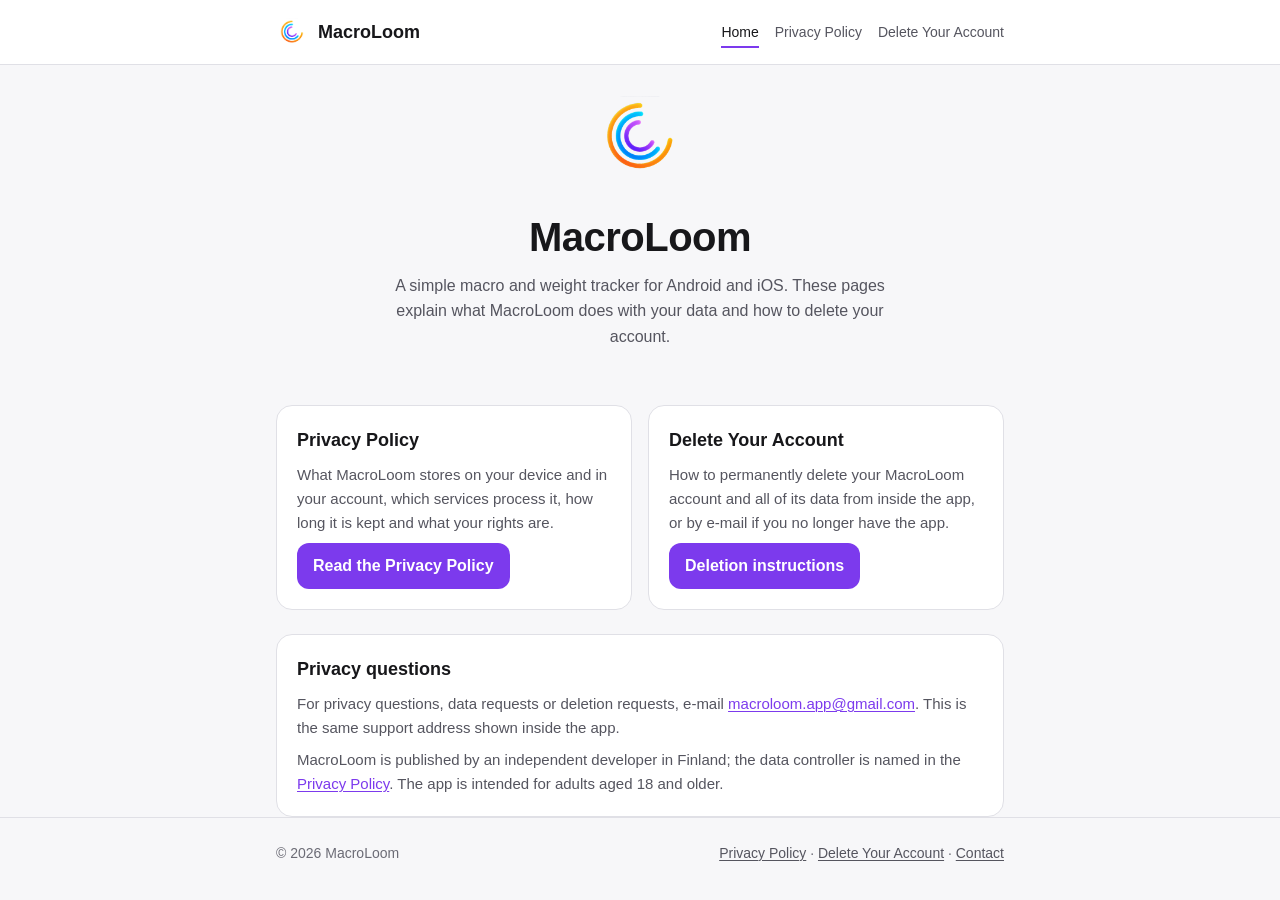
<file: index.html>
<!doctype html>
<html lang="en">
<head>
  <meta charset="utf-8">
  <meta name="viewport" content="width=device-width, initial-scale=1">
  <title>MacroLoom — Privacy &amp; Legal</title>
  <meta name="description" content="Privacy policy, account deletion instructions and privacy contact for the MacroLoom macro tracking app.">
  <link rel="icon" type="image/png" href="assets/favicon.png">
  <link rel="stylesheet" href="styles.css">
</head>
<body>
  <a class="skip-link" href="#main">Skip to content</a>
  <header class="site">
    <div class="wrap">
      <a class="brand" href="./"><img src="assets/logo.png" alt="" width="32" height="32"> MacroLoom</a>
      <nav class="site" aria-label="Legal pages">
        <ul>
          <li><a href="./" aria-current="page">Home</a></li>
          <li><a href="privacy.html">Privacy Policy</a></li>
          <li><a href="delete-account.html">Delete Your Account</a></li>
        </ul>
      </nav>
    </div>
  </header>

  <main id="main" class="wrap">
    <section class="hero">
      <img src="assets/logo.png" alt="MacroLoom logo" width="96" height="96">
      <h1>MacroLoom</h1>
      <p class="lead">A simple macro and weight tracker for Android and iOS. These pages explain what MacroLoom does with your data and how to delete your account.</p>
    </section>

    <section class="cards" aria-label="Legal documents">
      <div class="card">
        <h2>Privacy Policy</h2>
        <p>What MacroLoom stores on your device and in your account, which services process it, how long it is kept and what your rights are.</p>
        <a class="button cta" href="privacy.html">Read the Privacy Policy</a>
      </div>
      <div class="card">
        <h2>Delete Your Account</h2>
        <p>How to permanently delete your MacroLoom account and all of its data from inside the app, or by e-mail if you no longer have the app.</p>
        <a class="button cta" href="delete-account.html">Deletion instructions</a>
      </div>
    </section>

    <section class="card" aria-labelledby="contact-heading">
      <h2 id="contact-heading">Privacy questions</h2>
      <p>For privacy questions, data requests or deletion requests, e-mail <a href="mailto:macroloom.app@gmail.com?subject=MacroLoom%20privacy%20question">macroloom.app@gmail.com</a>. This is the same support address shown inside the app.</p>
      <p>MacroLoom is published by an independent developer in Finland; the data controller is named in the <a href="privacy.html#controller">Privacy Policy</a>. The app is intended for adults aged 18 and older.</p>
    </section>
  </main>

  <footer class="site">
    <div class="wrap">
      <span>© 2026 MacroLoom</span>
      <span><a href="privacy.html">Privacy Policy</a> · <a href="delete-account.html">Delete Your Account</a> · <a href="mailto:macroloom.app@gmail.com">Contact</a></span>
    </div>
  </footer>
</body>
</html>
</file>
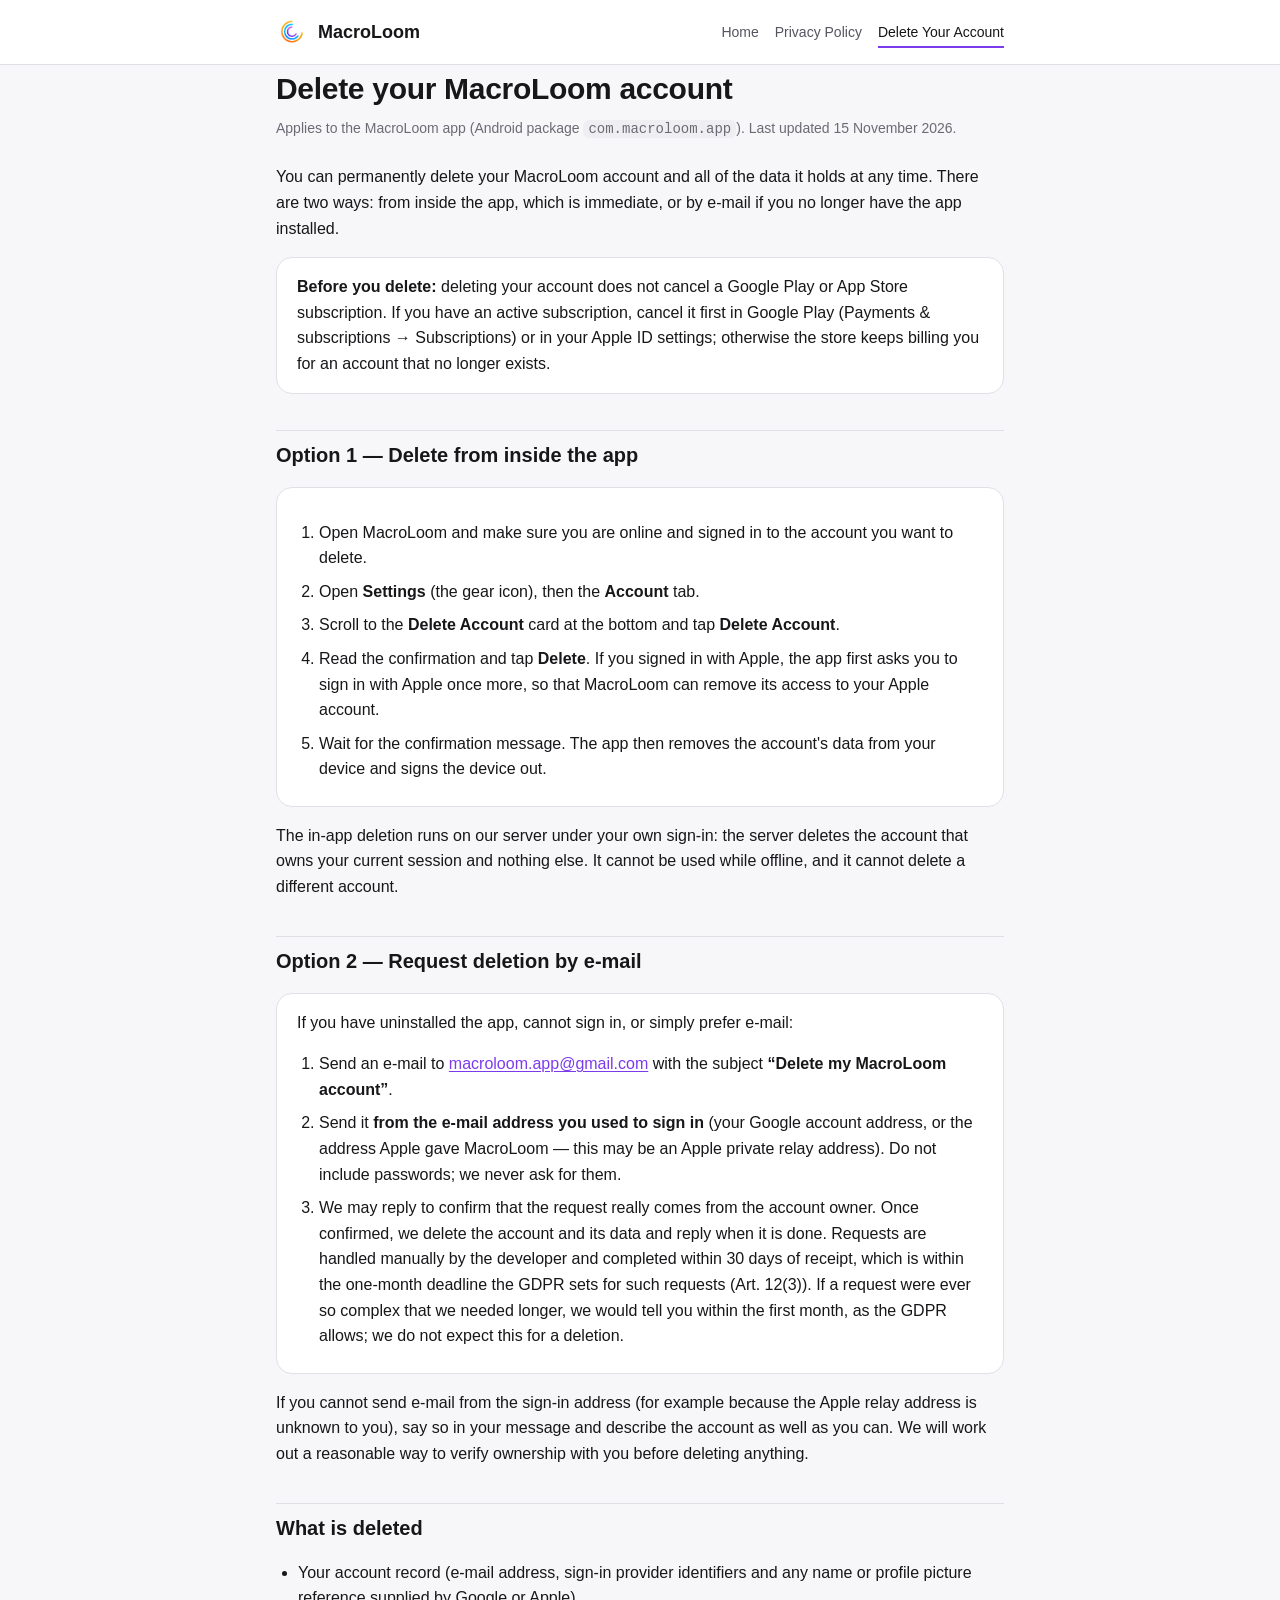
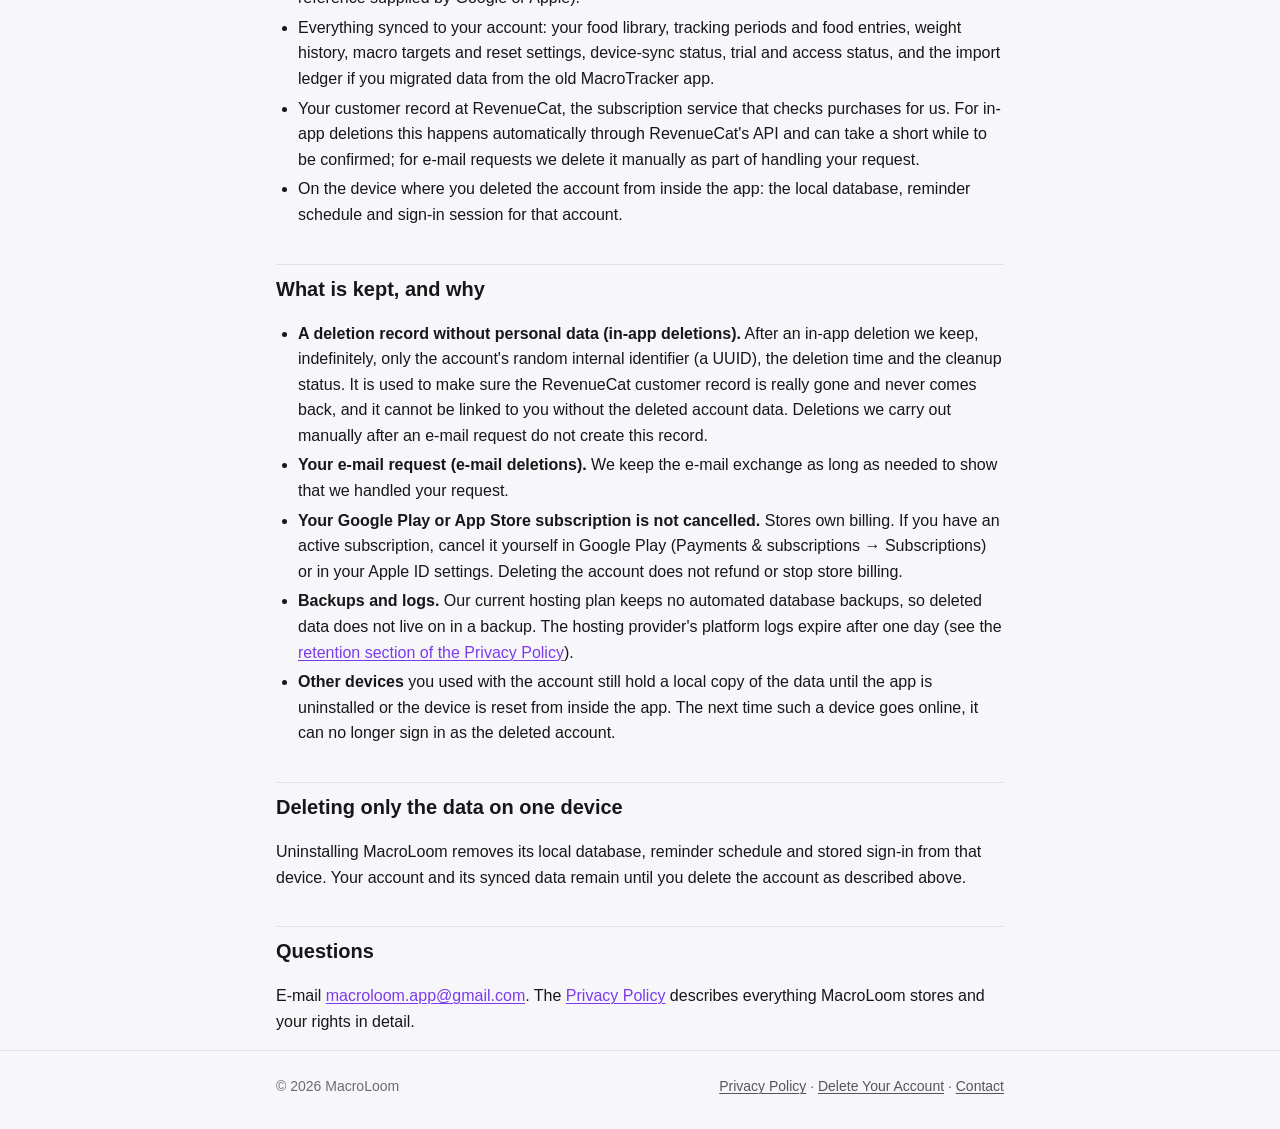
<file: delete-account.html>
<!doctype html>
<html lang="en">
<head>
  <meta charset="utf-8">
  <meta name="viewport" content="width=device-width, initial-scale=1">
  <title>Delete Your MacroLoom Account</title>
  <meta name="description" content="How to permanently delete your MacroLoom account and its data, in the app or by e-mail.">
  <link rel="icon" type="image/png" href="assets/favicon.png">
  <link rel="stylesheet" href="styles.css">
</head>
<body>
  <a class="skip-link" href="#main">Skip to content</a>
  <header class="site">
    <div class="wrap">
      <a class="brand" href="./"><img src="assets/logo.png" alt="" width="32" height="32"> MacroLoom</a>
      <nav class="site" aria-label="Legal pages">
        <ul>
          <li><a href="./">Home</a></li>
          <li><a href="privacy.html">Privacy Policy</a></li>
          <li><a href="delete-account.html" aria-current="page">Delete Your Account</a></li>
        </ul>
      </nav>
    </div>
  </header>

  <main id="main" class="wrap">
    <article>
      <h1>Delete your MacroLoom account</h1>
      <p class="meta">Applies to the MacroLoom app (Android package <code>com.macroloom.app</code>). Last updated 15 November 2026.</p>

      <p>You can permanently delete your MacroLoom account and all of the data it holds at any time. There are two ways: from inside the app, which is immediate, or by e-mail if you no longer have the app installed.</p>
      <p class="note"><strong>Before you delete:</strong> deleting your account does not cancel a Google Play or App Store subscription. If you have an active subscription, cancel it first in Google Play (Payments &amp; subscriptions → Subscriptions) or in your Apple ID settings; otherwise the store keeps billing you for an account that no longer exists.</p>

      <h2 id="in-app">Option 1 — Delete from inside the app</h2>
      <div class="steps">
        <ol>
          <li>Open MacroLoom and make sure you are online and signed in to the account you want to delete.</li>
          <li>Open <strong>Settings</strong> (the gear icon), then the <strong>Account</strong> tab.</li>
          <li>Scroll to the <strong>Delete Account</strong> card at the bottom and tap <strong>Delete Account</strong>.</li>
          <li>Read the confirmation and tap <strong>Delete</strong>. If you signed in with Apple, the app first asks you to sign in with Apple once more, so that MacroLoom can remove its access to your Apple account.</li>
          <li>Wait for the confirmation message. The app then removes the account's data from your device and signs the device out.</li>
        </ol>
      </div>
      <p>The in-app deletion runs on our server under your own sign-in: the server deletes the account that owns your current session and nothing else. It cannot be used while offline, and it cannot delete a different account.</p>

      <h2 id="by-email">Option 2 — Request deletion by e-mail</h2>
      <div class="steps">
        <p>If you have uninstalled the app, cannot sign in, or simply prefer e-mail:</p>
        <ol>
          <li>Send an e-mail to <a href="mailto:macroloom.app@gmail.com?subject=Delete%20my%20MacroLoom%20account">macroloom.app@gmail.com</a> with the subject <strong>“Delete my MacroLoom account”</strong>.</li>
          <li>Send it <strong>from the e-mail address you used to sign in</strong> (your Google account address, or the address Apple gave MacroLoom — this may be an Apple private relay address). Do not include passwords; we never ask for them.</li>
          <li>We may reply to confirm that the request really comes from the account owner. Once confirmed, we delete the account and its data and reply when it is done. Requests are handled manually by the developer and completed within 30 days of receipt, which is within the one-month deadline the GDPR sets for such requests (Art. 12(3)). If a request were ever so complex that we needed longer, we would tell you within the first month, as the GDPR allows; we do not expect this for a deletion.</li>
        </ol>
      </div>
      <p>If you cannot send e-mail from the sign-in address (for example because the Apple relay address is unknown to you), say so in your message and describe the account as well as you can. We will work out a reasonable way to verify ownership with you before deleting anything.</p>

      <h2 id="what-is-deleted">What is deleted</h2>
      <ul>
        <li>Your account record (e-mail address, sign-in provider identifiers and any name or profile picture reference supplied by Google or Apple).</li>
        <li>Everything synced to your account: your food library, tracking periods and food entries, weight history, macro targets and reset settings, device-sync status, trial and access status, and the import ledger if you migrated data from the old MacroTracker app.</li>
        <li>Your customer record at RevenueCat, the subscription service that checks purchases for us. For in-app deletions this happens automatically through RevenueCat's API and can take a short while to be confirmed; for e-mail requests we delete it manually as part of handling your request.</li>
        <li>On the device where you deleted the account from inside the app: the local database, reminder schedule and sign-in session for that account.</li>
      </ul>

      <h2 id="what-is-kept">What is kept, and why</h2>
      <ul>
        <li><strong>A deletion record without personal data (in-app deletions).</strong> After an in-app deletion we keep, indefinitely, only the account's random internal identifier (a UUID), the deletion time and the cleanup status. It is used to make sure the RevenueCat customer record is really gone and never comes back, and it cannot be linked to you without the deleted account data. Deletions we carry out manually after an e-mail request do not create this record.</li>
        <li><strong>Your e-mail request (e-mail deletions).</strong> We keep the e-mail exchange as long as needed to show that we handled your request.</li>
        <li><strong>Your Google Play or App Store subscription is not cancelled.</strong> Stores own billing. If you have an active subscription, cancel it yourself in Google Play (Payments &amp; subscriptions → Subscriptions) or in your Apple ID settings. Deleting the account does not refund or stop store billing.</li>
        <li><strong>Backups and logs.</strong> Our current hosting plan keeps no automated database backups, so deleted data does not live on in a backup. The hosting provider's platform logs expire after one day (see the <a href="privacy.html#retention">retention section of the Privacy Policy</a>).</li>
        <li><strong>Other devices</strong> you used with the account still hold a local copy of the data until the app is uninstalled or the device is reset from inside the app. The next time such a device goes online, it can no longer sign in as the deleted account.</li>
      </ul>

      <h2 id="only-local">Deleting only the data on one device</h2>
      <p>Uninstalling MacroLoom removes its local database, reminder schedule and stored sign-in from that device. Your account and its synced data remain until you delete the account as described above.</p>

      <h2 id="questions">Questions</h2>
      <p>E-mail <a href="mailto:macroloom.app@gmail.com">macroloom.app@gmail.com</a>. The <a href="privacy.html">Privacy Policy</a> describes everything MacroLoom stores and your rights in detail.</p>
    </article>
  </main>

  <footer class="site">
    <div class="wrap">
      <span>© 2026 MacroLoom</span>
      <span><a href="privacy.html">Privacy Policy</a> · <a href="delete-account.html">Delete Your Account</a> · <a href="mailto:macroloom.app@gmail.com">Contact</a></span>
    </div>
  </footer>
</body>
</html>
</file>
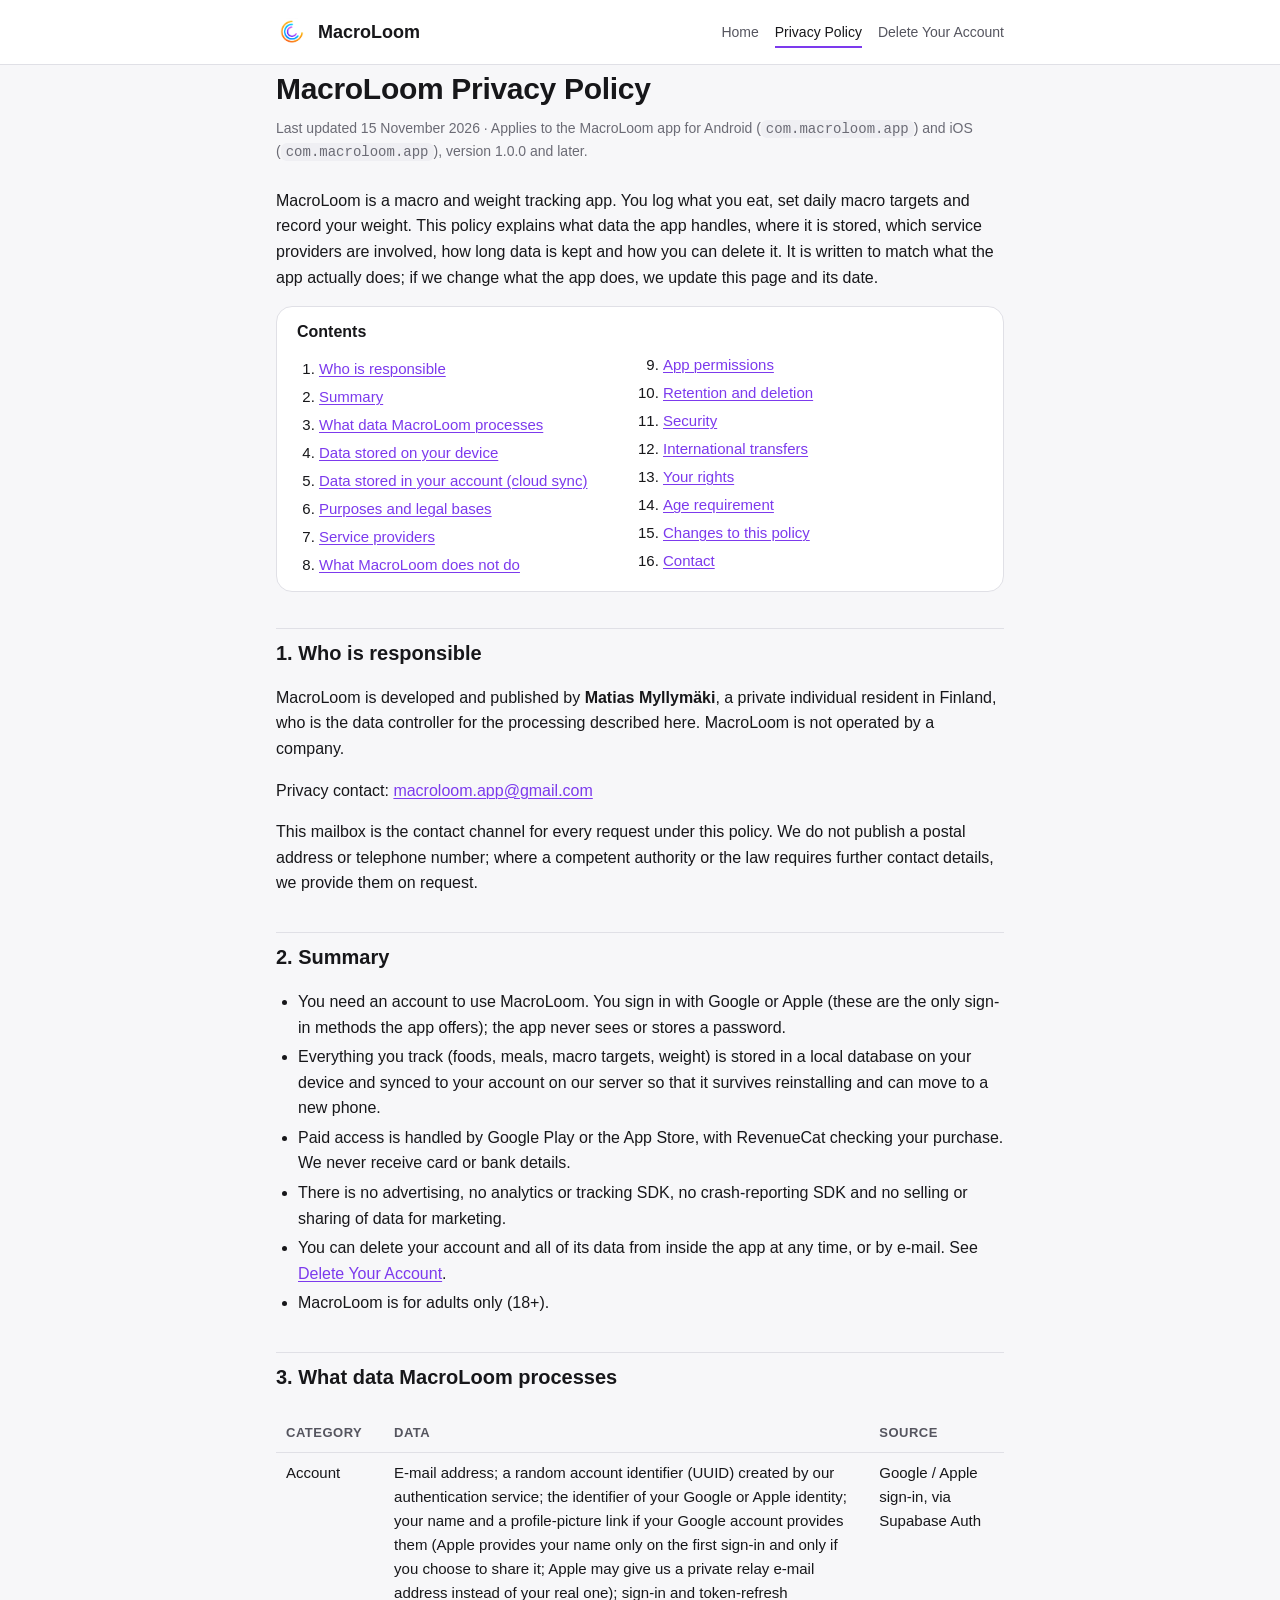
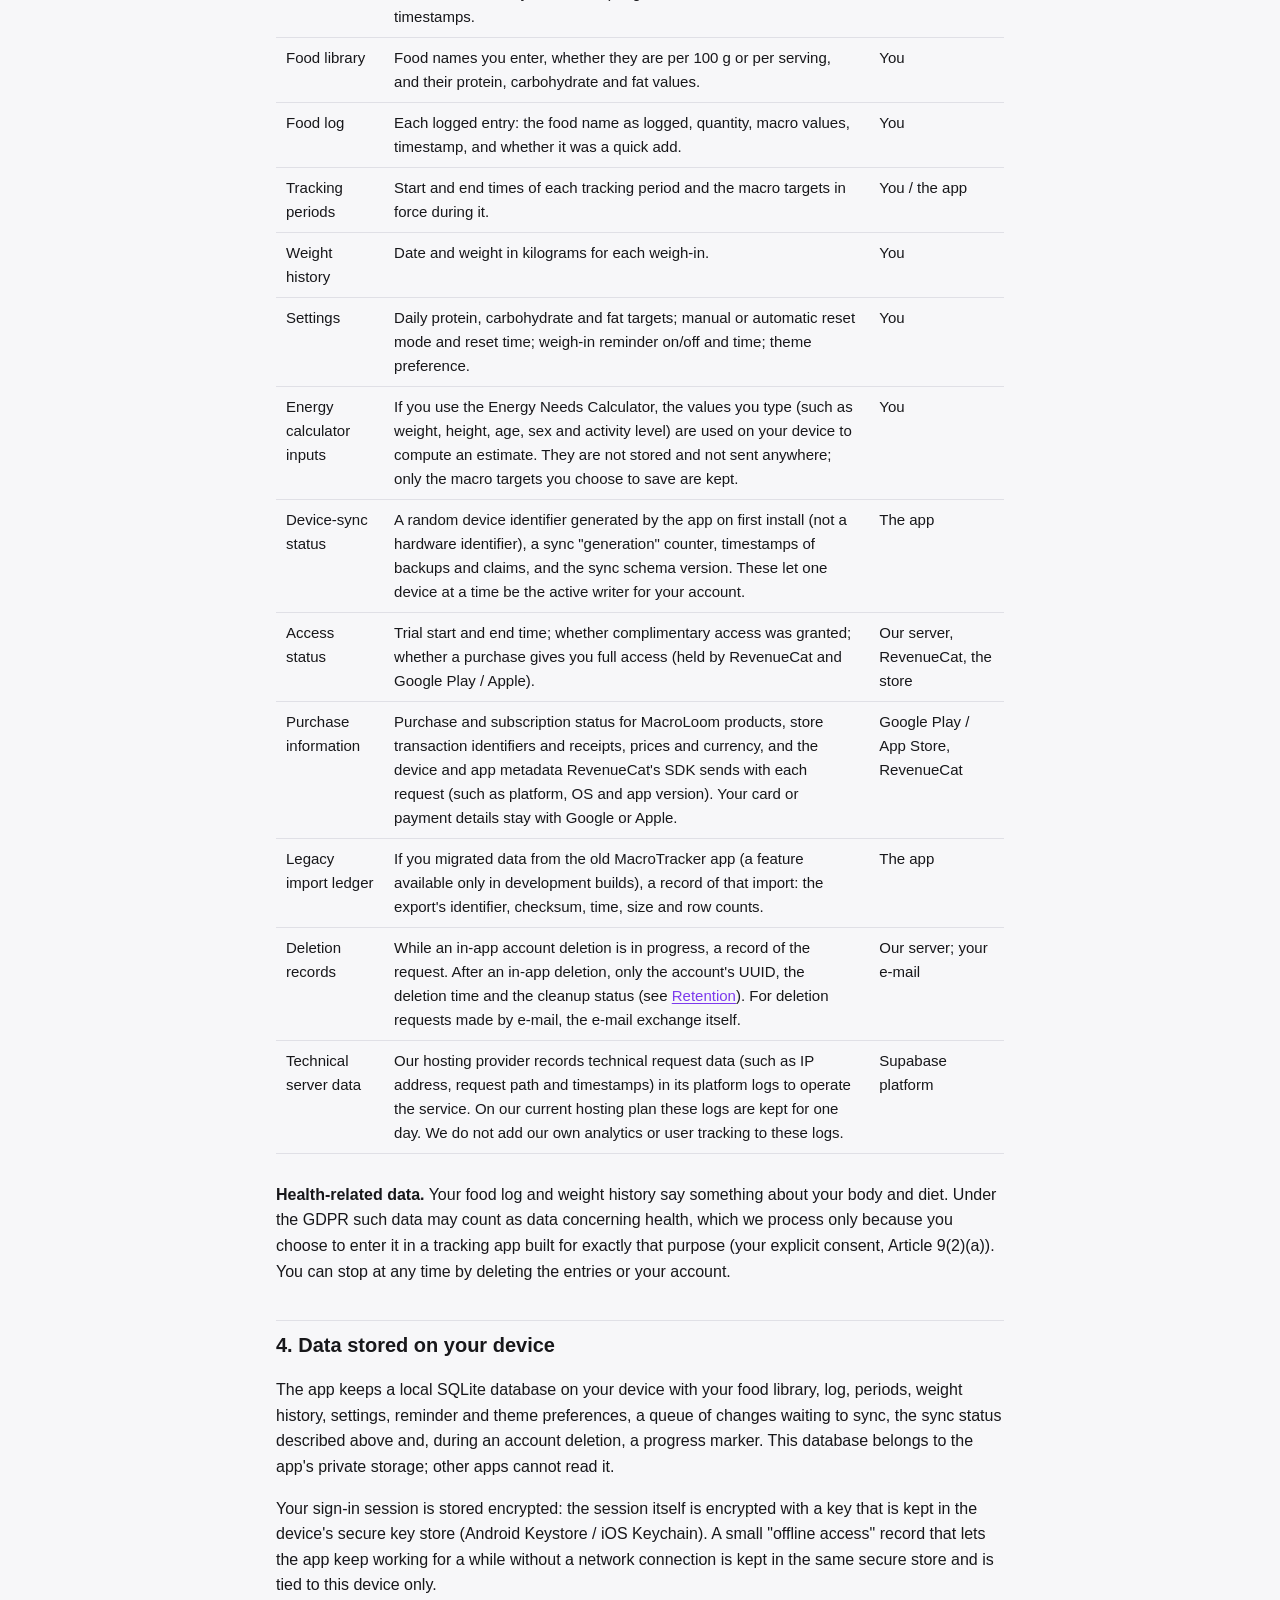
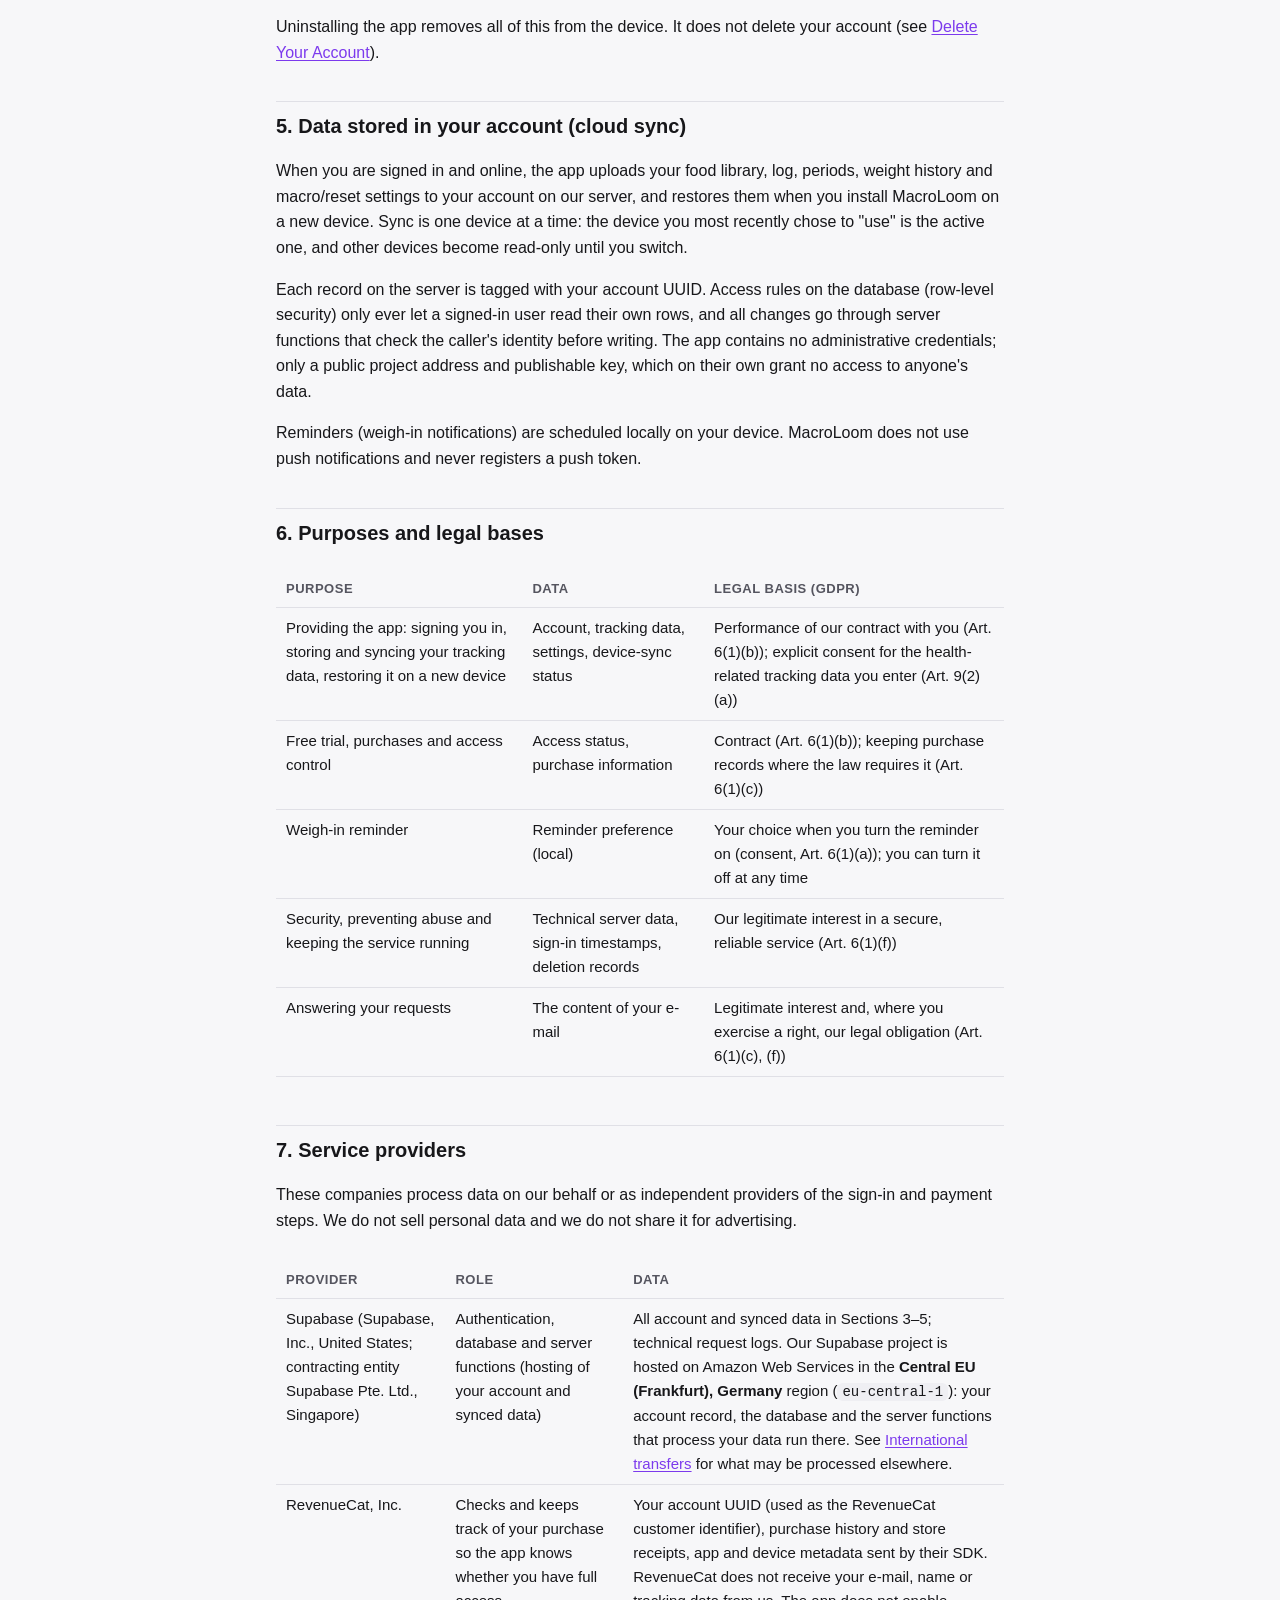
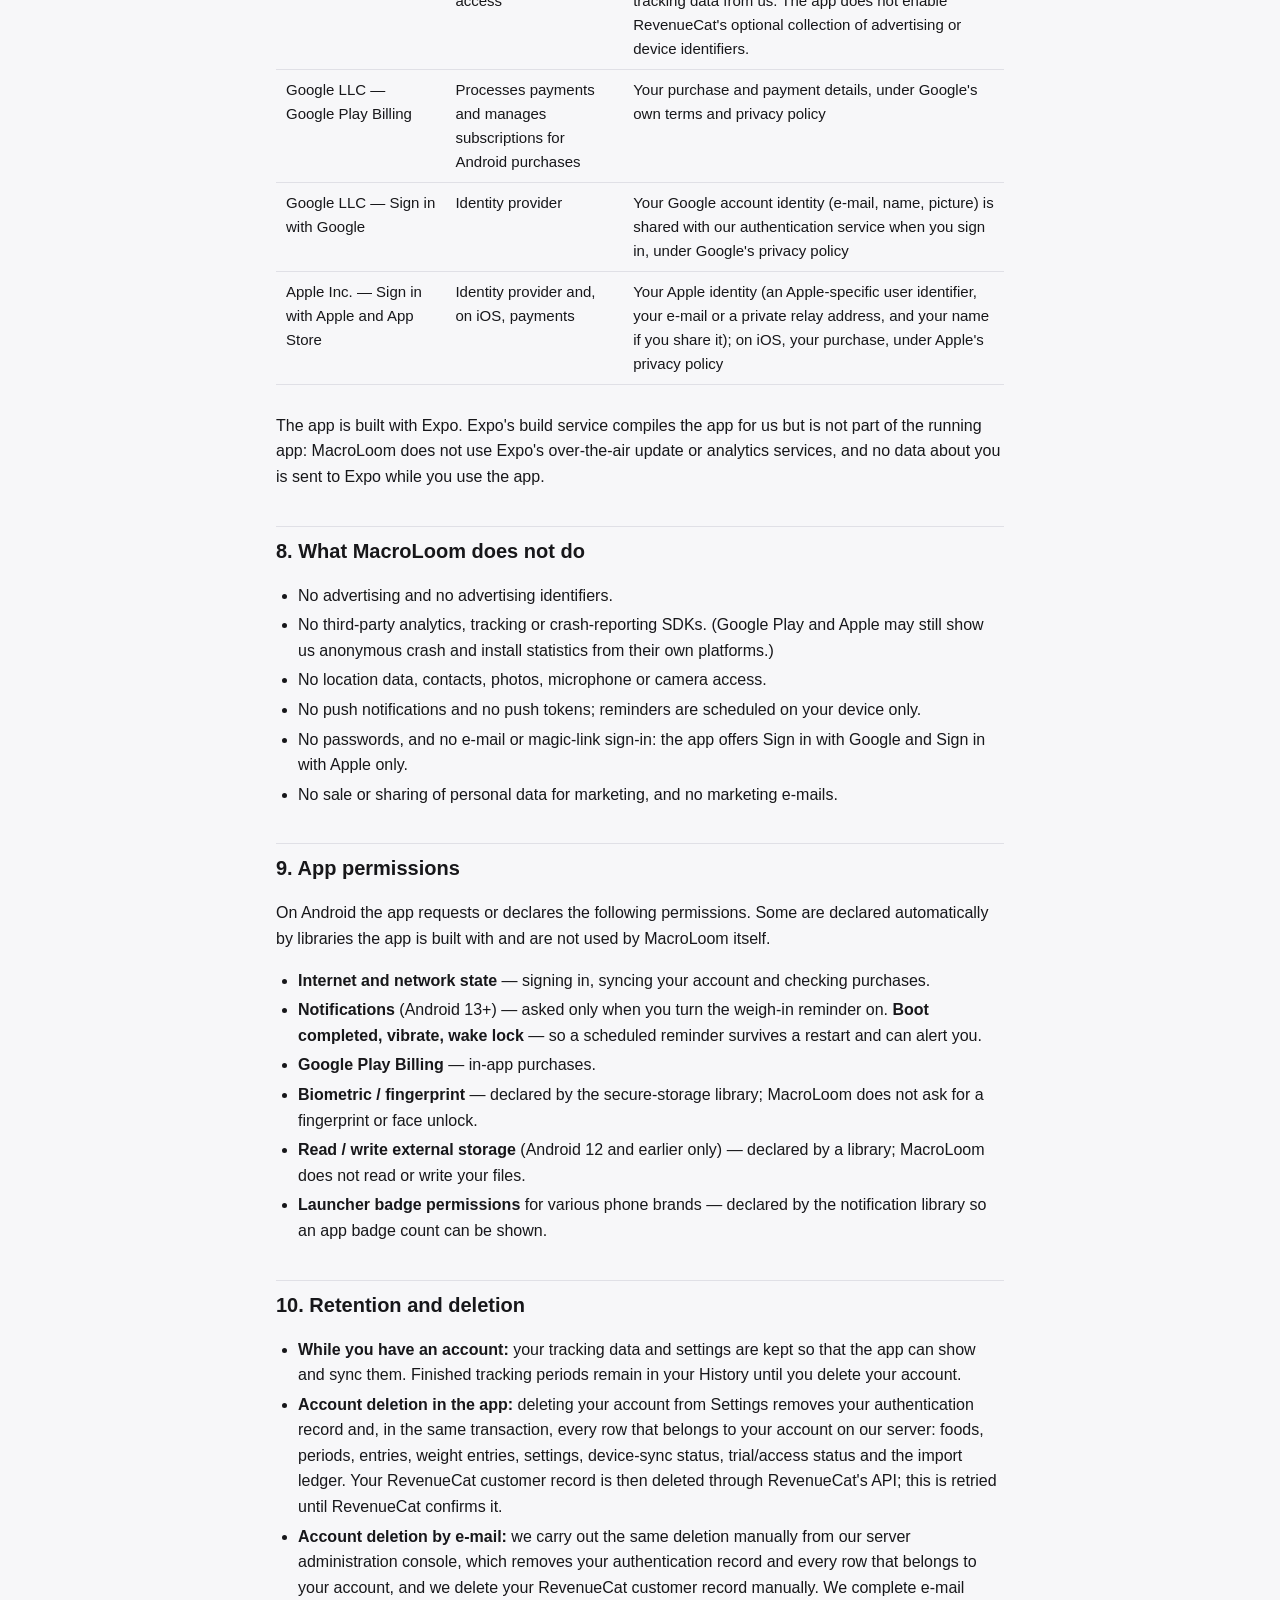
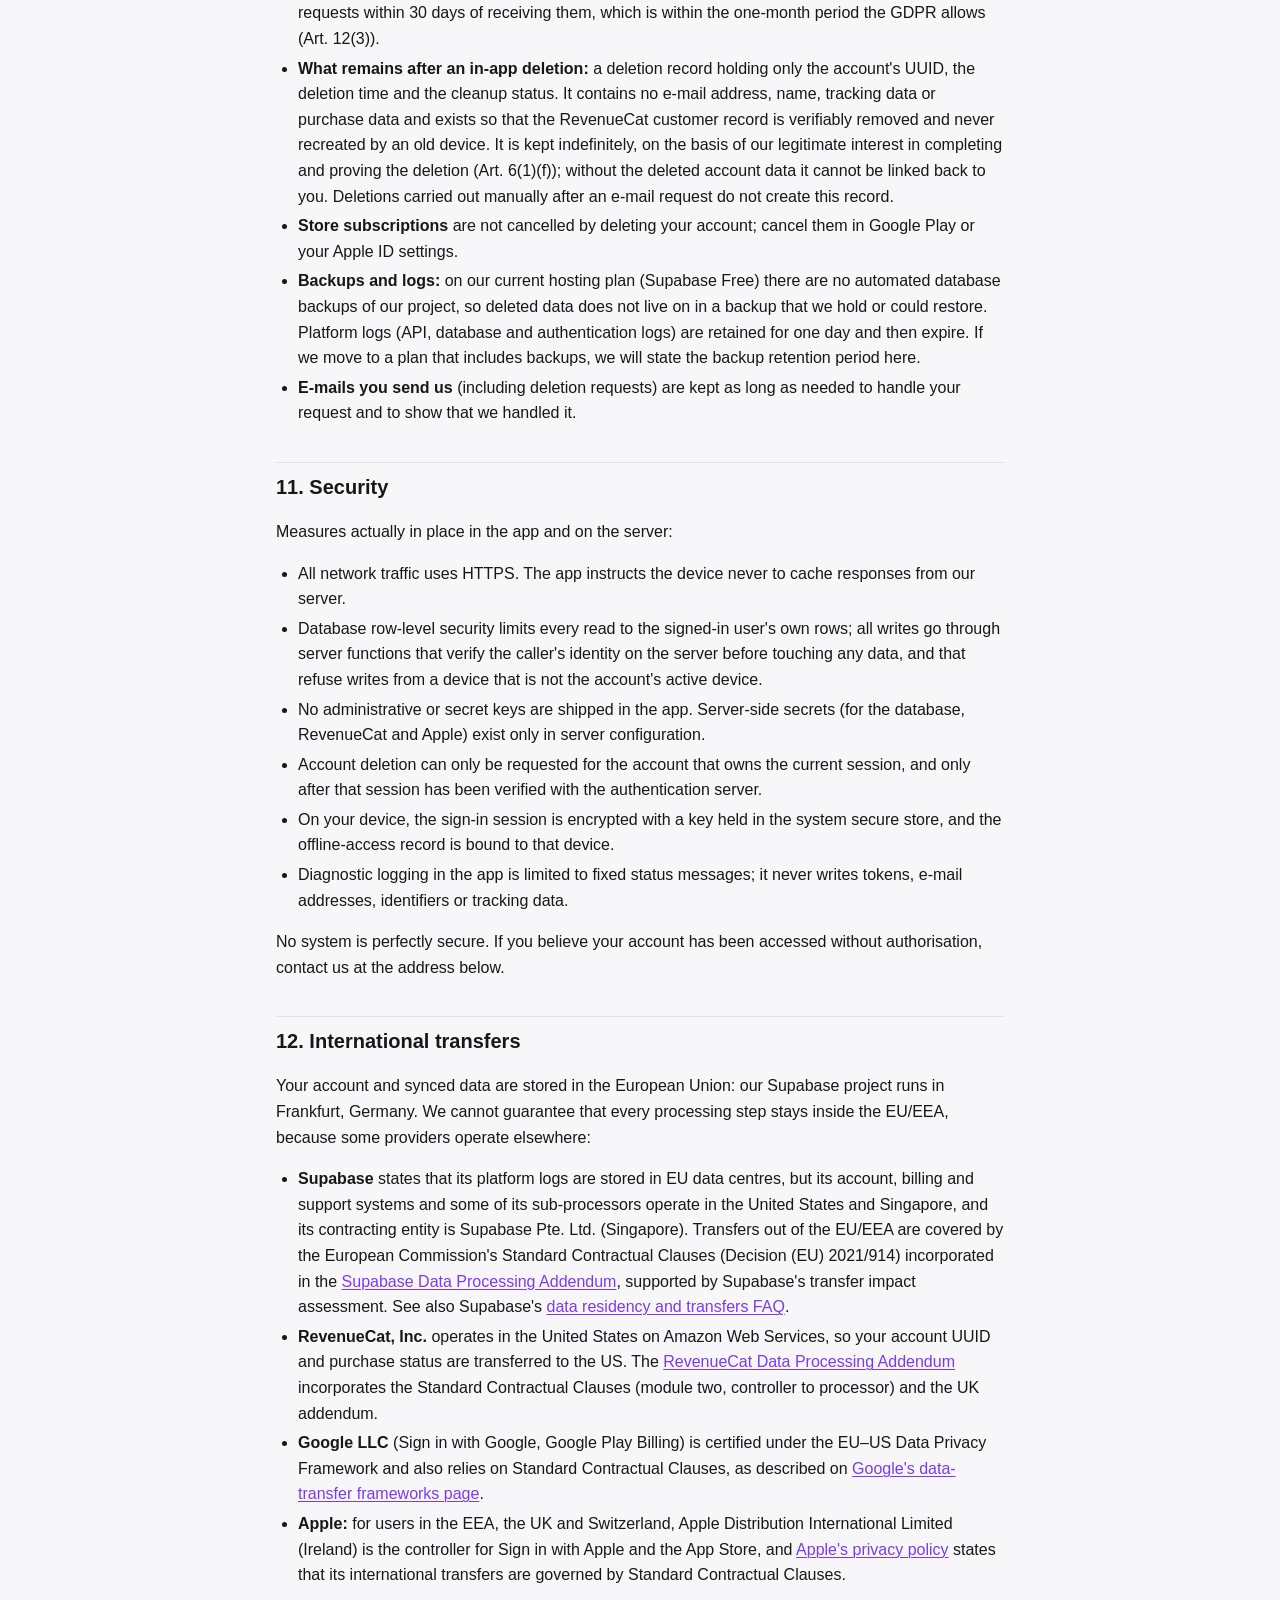
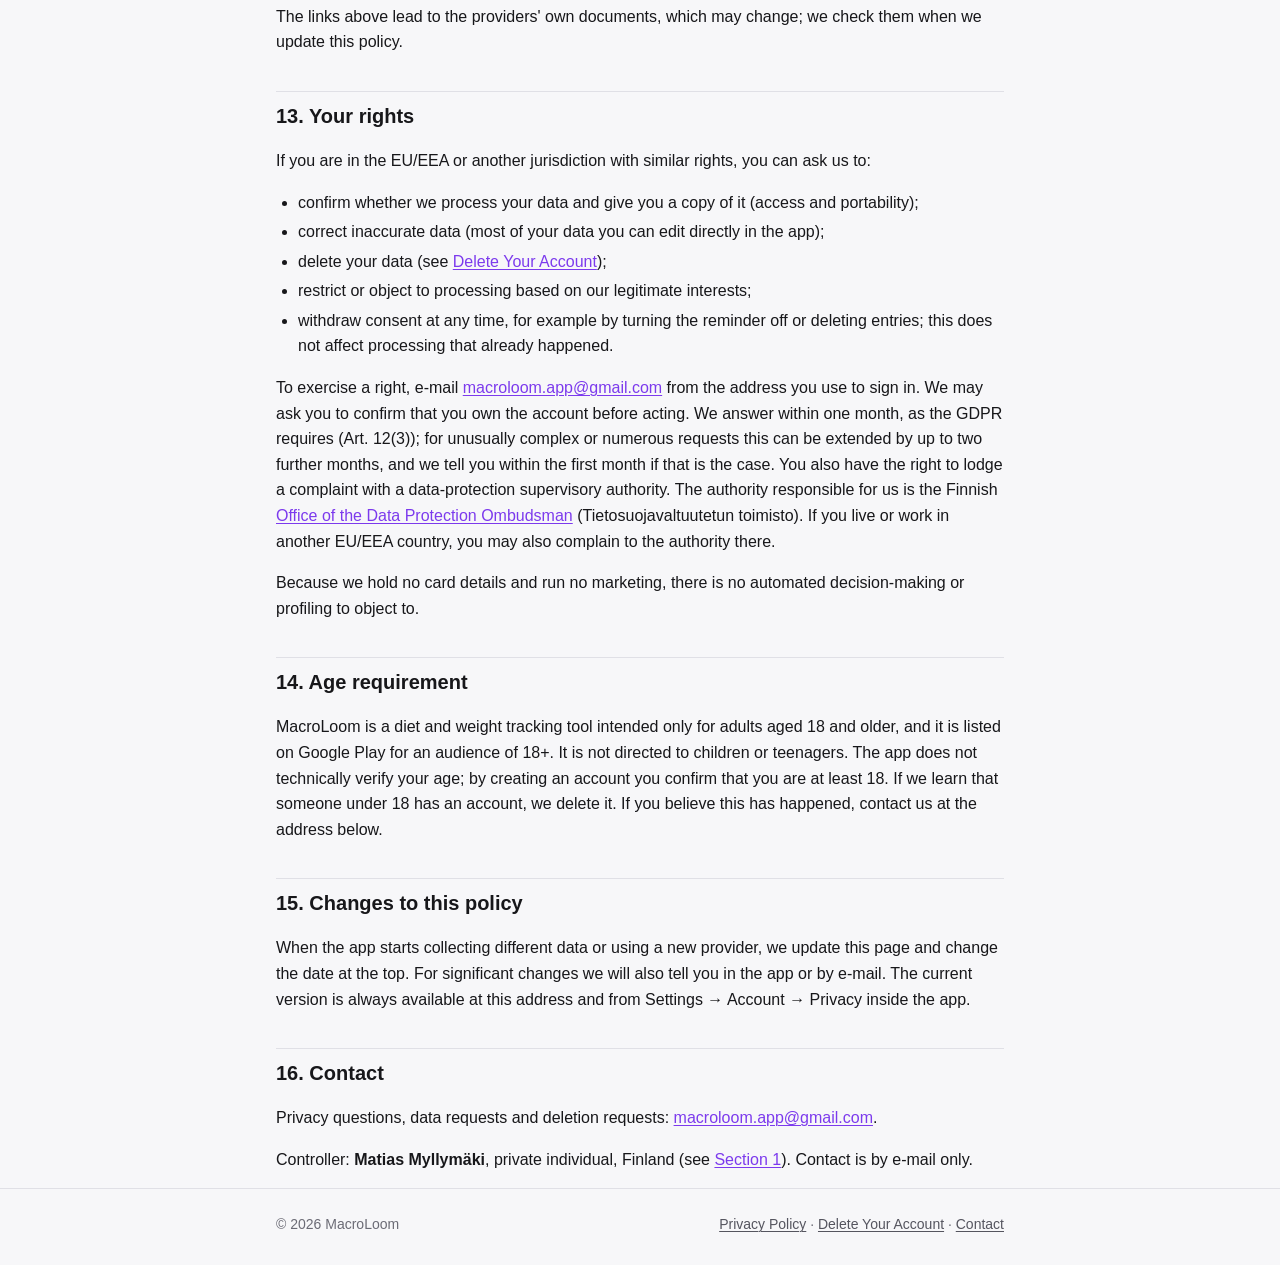
<file: privacy.html>
<!doctype html>
<html lang="en">
<head>
  <meta charset="utf-8">
  <meta name="viewport" content="width=device-width, initial-scale=1">
  <title>MacroLoom Privacy Policy</title>
  <meta name="description" content="How the MacroLoom app collects, stores, syncs and deletes your data, which services process it, and your rights.">
  <link rel="icon" type="image/png" href="assets/favicon.png">
  <link rel="stylesheet" href="styles.css">
</head>
<body>
  <a class="skip-link" href="#main">Skip to content</a>
  <header class="site">
    <div class="wrap">
      <a class="brand" href="./"><img src="assets/logo.png" alt="" width="32" height="32"> MacroLoom</a>
      <nav class="site" aria-label="Legal pages">
        <ul>
          <li><a href="./">Home</a></li>
          <li><a href="privacy.html" aria-current="page">Privacy Policy</a></li>
          <li><a href="delete-account.html">Delete Your Account</a></li>
        </ul>
      </nav>
    </div>
  </header>

  <main id="main" class="wrap">
    <article>
      <h1>MacroLoom Privacy Policy</h1>
      <p class="meta">Last updated 15 November 2026 · Applies to the MacroLoom app for Android (<code>com.macroloom.app</code>) and iOS (<code>com.macroloom.app</code>), version 1.0.0 and later.</p>

      <p>MacroLoom is a macro and weight tracking app. You log what you eat, set daily macro targets and record your weight. This policy explains what data the app handles, where it is stored, which service providers are involved, how long data is kept and how you can delete it. It is written to match what the app actually does; if we change what the app does, we update this page and its date.</p>

      <div class="toc" aria-labelledby="toc-heading">
        <strong id="toc-heading">Contents</strong>
        <ol>
          <li><a href="#controller">Who is responsible</a></li>
          <li><a href="#summary">Summary</a></li>
          <li><a href="#data">What data MacroLoom processes</a></li>
          <li><a href="#local">Data stored on your device</a></li>
          <li><a href="#cloud">Data stored in your account (cloud sync)</a></li>
          <li><a href="#purposes">Purposes and legal bases</a></li>
          <li><a href="#processors">Service providers</a></li>
          <li><a href="#not-collected">What MacroLoom does not do</a></li>
          <li><a href="#permissions">App permissions</a></li>
          <li><a href="#retention">Retention and deletion</a></li>
          <li><a href="#security">Security</a></li>
          <li><a href="#transfers">International transfers</a></li>
          <li><a href="#rights">Your rights</a></li>
          <li><a href="#children">Age requirement</a></li>
          <li><a href="#changes">Changes to this policy</a></li>
          <li><a href="#contact">Contact</a></li>
        </ol>
      </div>

      <h2 id="controller">1. Who is responsible</h2>
      <p>MacroLoom is developed and published by <strong>Matias Myllymäki</strong>, a private individual resident in Finland, who is the data controller for the processing described here. MacroLoom is not operated by a company.</p>
      <p>Privacy contact: <a href="mailto:macroloom.app@gmail.com?subject=MacroLoom%20privacy%20question">macroloom.app@gmail.com</a></p>
      <p>This mailbox is the contact channel for every request under this policy. We do not publish a postal address or telephone number; where a competent authority or the law requires further contact details, we provide them on request.</p>

      <h2 id="summary">2. Summary</h2>
      <ul>
        <li>You need an account to use MacroLoom. You sign in with Google or Apple (these are the only sign-in methods the app offers); the app never sees or stores a password.</li>
        <li>Everything you track (foods, meals, macro targets, weight) is stored in a local database on your device and synced to your account on our server so that it survives reinstalling and can move to a new phone.</li>
        <li>Paid access is handled by Google Play or the App Store, with RevenueCat checking your purchase. We never receive card or bank details.</li>
        <li>There is no advertising, no analytics or tracking SDK, no crash-reporting SDK and no selling or sharing of data for marketing.</li>
        <li>You can delete your account and all of its data from inside the app at any time, or by e-mail. See <a href="delete-account.html">Delete Your Account</a>.</li>
        <li>MacroLoom is for adults only (18+).</li>
      </ul>

      <h2 id="data">3. What data MacroLoom processes</h2>
      <div class="table-scroll">
      <table>
        <thead><tr><th>Category</th><th>Data</th><th>Source</th></tr></thead>
        <tbody>
          <tr><td>Account</td><td>E-mail address; a random account identifier (UUID) created by our authentication service; the identifier of your Google or Apple identity; your name and a profile-picture link if your Google account provides them (Apple provides your name only on the first sign-in and only if you choose to share it; Apple may give us a private relay e-mail address instead of your real one); sign-in and token-refresh timestamps.</td><td>Google / Apple sign-in, via Supabase Auth</td></tr>
          <tr><td>Food library</td><td>Food names you enter, whether they are per 100 g or per serving, and their protein, carbohydrate and fat values.</td><td>You</td></tr>
          <tr><td>Food log</td><td>Each logged entry: the food name as logged, quantity, macro values, timestamp, and whether it was a quick add.</td><td>You</td></tr>
          <tr><td>Tracking periods</td><td>Start and end times of each tracking period and the macro targets in force during it.</td><td>You / the app</td></tr>
          <tr><td>Weight history</td><td>Date and weight in kilograms for each weigh-in.</td><td>You</td></tr>
          <tr><td>Settings</td><td>Daily protein, carbohydrate and fat targets; manual or automatic reset mode and reset time; weigh-in reminder on/off and time; theme preference.</td><td>You</td></tr>
          <tr><td>Energy calculator inputs</td><td>If you use the Energy Needs Calculator, the values you type (such as weight, height, age, sex and activity level) are used on your device to compute an estimate. They are not stored and not sent anywhere; only the macro targets you choose to save are kept.</td><td>You</td></tr>
          <tr><td>Device-sync status</td><td>A random device identifier generated by the app on first install (not a hardware identifier), a sync "generation" counter, timestamps of backups and claims, and the sync schema version. These let one device at a time be the active writer for your account.</td><td>The app</td></tr>
          <tr><td>Access status</td><td>Trial start and end time; whether complimentary access was granted; whether a purchase gives you full access (held by RevenueCat and Google Play / Apple).</td><td>Our server, RevenueCat, the store</td></tr>
          <tr><td>Purchase information</td><td>Purchase and subscription status for MacroLoom products, store transaction identifiers and receipts, prices and currency, and the device and app metadata RevenueCat's SDK sends with each request (such as platform, OS and app version). Your card or payment details stay with Google or Apple.</td><td>Google Play / App Store, RevenueCat</td></tr>
          <tr><td>Legacy import ledger</td><td>If you migrated data from the old MacroTracker app (a feature available only in development builds), a record of that import: the export's identifier, checksum, time, size and row counts.</td><td>The app</td></tr>
          <tr><td>Deletion records</td><td>While an in-app account deletion is in progress, a record of the request. After an in-app deletion, only the account's UUID, the deletion time and the cleanup status (see <a href="#retention">Retention</a>). For deletion requests made by e-mail, the e-mail exchange itself.</td><td>Our server; your e-mail</td></tr>
          <tr><td>Technical server data</td><td>Our hosting provider records technical request data (such as IP address, request path and timestamps) in its platform logs to operate the service. On our current hosting plan these logs are kept for one day. We do not add our own analytics or user tracking to these logs.</td><td>Supabase platform</td></tr>
        </tbody>
      </table>
      </div>
      <p><strong>Health-related data.</strong> Your food log and weight history say something about your body and diet. Under the GDPR such data may count as data concerning health, which we process only because you choose to enter it in a tracking app built for exactly that purpose (your explicit consent, Article 9(2)(a)). You can stop at any time by deleting the entries or your account.</p>

      <h2 id="local">4. Data stored on your device</h2>
      <p>The app keeps a local SQLite database on your device with your food library, log, periods, weight history, settings, reminder and theme preferences, a queue of changes waiting to sync, the sync status described above and, during an account deletion, a progress marker. This database belongs to the app's private storage; other apps cannot read it.</p>
      <p>Your sign-in session is stored encrypted: the session itself is encrypted with a key that is kept in the device's secure key store (Android Keystore / iOS Keychain). A small "offline access" record that lets the app keep working for a while without a network connection is kept in the same secure store and is tied to this device only.</p>
      <p>Uninstalling the app removes all of this from the device. It does not delete your account (see <a href="delete-account.html">Delete Your Account</a>).</p>

      <h2 id="cloud">5. Data stored in your account (cloud sync)</h2>
      <p>When you are signed in and online, the app uploads your food library, log, periods, weight history and macro/reset settings to your account on our server, and restores them when you install MacroLoom on a new device. Sync is one device at a time: the device you most recently chose to "use" is the active one, and other devices become read-only until you switch.</p>
      <p>Each record on the server is tagged with your account UUID. Access rules on the database (row-level security) only ever let a signed-in user read their own rows, and all changes go through server functions that check the caller's identity before writing. The app contains no administrative credentials; only a public project address and publishable key, which on their own grant no access to anyone's data.</p>
      <p>Reminders (weigh-in notifications) are scheduled locally on your device. MacroLoom does not use push notifications and never registers a push token.</p>

      <h2 id="purposes">6. Purposes and legal bases</h2>
      <div class="table-scroll">
      <table>
        <thead><tr><th>Purpose</th><th>Data</th><th>Legal basis (GDPR)</th></tr></thead>
        <tbody>
          <tr><td>Providing the app: signing you in, storing and syncing your tracking data, restoring it on a new device</td><td>Account, tracking data, settings, device-sync status</td><td>Performance of our contract with you (Art. 6(1)(b)); explicit consent for the health-related tracking data you enter (Art. 9(2)(a))</td></tr>
          <tr><td>Free trial, purchases and access control</td><td>Access status, purchase information</td><td>Contract (Art. 6(1)(b)); keeping purchase records where the law requires it (Art. 6(1)(c))</td></tr>
          <tr><td>Weigh-in reminder</td><td>Reminder preference (local)</td><td>Your choice when you turn the reminder on (consent, Art. 6(1)(a)); you can turn it off at any time</td></tr>
          <tr><td>Security, preventing abuse and keeping the service running</td><td>Technical server data, sign-in timestamps, deletion records</td><td>Our legitimate interest in a secure, reliable service (Art. 6(1)(f))</td></tr>
          <tr><td>Answering your requests</td><td>The content of your e-mail</td><td>Legitimate interest and, where you exercise a right, our legal obligation (Art. 6(1)(c), (f))</td></tr>
        </tbody>
      </table>
      </div>

      <h2 id="processors">7. Service providers</h2>
      <p>These companies process data on our behalf or as independent providers of the sign-in and payment steps. We do not sell personal data and we do not share it for advertising.</p>
      <div class="table-scroll">
      <table>
        <thead><tr><th>Provider</th><th>Role</th><th>Data</th></tr></thead>
        <tbody>
          <tr><td>Supabase (Supabase, Inc., United States; contracting entity Supabase Pte. Ltd., Singapore)</td><td>Authentication, database and server functions (hosting of your account and synced data)</td><td>All account and synced data in Sections 3–5; technical request logs. Our Supabase project is hosted on Amazon Web Services in the <strong>Central EU (Frankfurt), Germany</strong> region (<code>eu-central-1</code>): your account record, the database and the server functions that process your data run there. See <a href="#transfers">International transfers</a> for what may be processed elsewhere.</td></tr>
          <tr><td>RevenueCat, Inc.</td><td>Checks and keeps track of your purchase so the app knows whether you have full access</td><td>Your account UUID (used as the RevenueCat customer identifier), purchase history and store receipts, app and device metadata sent by their SDK. RevenueCat does not receive your e-mail, name or tracking data from us. The app does not enable RevenueCat's optional collection of advertising or device identifiers.</td></tr>
          <tr><td>Google LLC — Google Play Billing</td><td>Processes payments and manages subscriptions for Android purchases</td><td>Your purchase and payment details, under Google's own terms and privacy policy</td></tr>
          <tr><td>Google LLC — Sign in with Google</td><td>Identity provider</td><td>Your Google account identity (e-mail, name, picture) is shared with our authentication service when you sign in, under Google's privacy policy</td></tr>
          <tr><td>Apple Inc. — Sign in with Apple and App Store</td><td>Identity provider and, on iOS, payments</td><td>Your Apple identity (an Apple-specific user identifier, your e-mail or a private relay address, and your name if you share it); on iOS, your purchase, under Apple's privacy policy</td></tr>
        </tbody>
      </table>
      </div>
      <p>The app is built with Expo. Expo's build service compiles the app for us but is not part of the running app: MacroLoom does not use Expo's over-the-air update or analytics services, and no data about you is sent to Expo while you use the app.</p>

      <h2 id="not-collected">8. What MacroLoom does not do</h2>
      <ul>
        <li>No advertising and no advertising identifiers.</li>
        <li>No third-party analytics, tracking or crash-reporting SDKs. (Google Play and Apple may still show us anonymous crash and install statistics from their own platforms.)</li>
        <li>No location data, contacts, photos, microphone or camera access.</li>
        <li>No push notifications and no push tokens; reminders are scheduled on your device only.</li>
        <li>No passwords, and no e-mail or magic-link sign-in: the app offers Sign in with Google and Sign in with Apple only.</li>
        <li>No sale or sharing of personal data for marketing, and no marketing e-mails.</li>
      </ul>

      <h2 id="permissions">9. App permissions</h2>
      <p>On Android the app requests or declares the following permissions. Some are declared automatically by libraries the app is built with and are not used by MacroLoom itself.</p>
      <ul>
        <li><strong>Internet and network state</strong> — signing in, syncing your account and checking purchases.</li>
        <li><strong>Notifications</strong> (Android 13+) — asked only when you turn the weigh-in reminder on. <strong>Boot completed, vibrate, wake lock</strong> — so a scheduled reminder survives a restart and can alert you.</li>
        <li><strong>Google Play Billing</strong> — in-app purchases.</li>
        <li><strong>Biometric / fingerprint</strong> — declared by the secure-storage library; MacroLoom does not ask for a fingerprint or face unlock.</li>
        <li><strong>Read / write external storage</strong> (Android 12 and earlier only) — declared by a library; MacroLoom does not read or write your files.</li>
        <li><strong>Launcher badge permissions</strong> for various phone brands — declared by the notification library so an app badge count can be shown.</li>
      </ul>

      <h2 id="retention">10. Retention and deletion</h2>
      <ul>
        <li><strong>While you have an account:</strong> your tracking data and settings are kept so that the app can show and sync them. Finished tracking periods remain in your History until you delete your account.</li>
        <li><strong>Account deletion in the app:</strong> deleting your account from Settings removes your authentication record and, in the same transaction, every row that belongs to your account on our server: foods, periods, entries, weight entries, settings, device-sync status, trial/access status and the import ledger. Your RevenueCat customer record is then deleted through RevenueCat's API; this is retried until RevenueCat confirms it.</li>
        <li><strong>Account deletion by e-mail:</strong> we carry out the same deletion manually from our server administration console, which removes your authentication record and every row that belongs to your account, and we delete your RevenueCat customer record manually. We complete e-mail requests within 30 days of receiving them, which is within the one-month period the GDPR allows (Art. 12(3)).</li>
        <li><strong>What remains after an in-app deletion:</strong> a deletion record holding only the account's UUID, the deletion time and the cleanup status. It contains no e-mail address, name, tracking data or purchase data and exists so that the RevenueCat customer record is verifiably removed and never recreated by an old device. It is kept indefinitely, on the basis of our legitimate interest in completing and proving the deletion (Art. 6(1)(f)); without the deleted account data it cannot be linked back to you. Deletions carried out manually after an e-mail request do not create this record.</li>
        <li><strong>Store subscriptions</strong> are not cancelled by deleting your account; cancel them in Google Play or your Apple ID settings.</li>
        <li><strong>Backups and logs:</strong> on our current hosting plan (Supabase Free) there are no automated database backups of our project, so deleted data does not live on in a backup that we hold or could restore. Platform logs (API, database and authentication logs) are retained for one day and then expire. If we move to a plan that includes backups, we will state the backup retention period here.</li>
        <li><strong>E-mails you send us</strong> (including deletion requests) are kept as long as needed to handle your request and to show that we handled it.</li>
      </ul>

      <h2 id="security">11. Security</h2>
      <p>Measures actually in place in the app and on the server:</p>
      <ul>
        <li>All network traffic uses HTTPS. The app instructs the device never to cache responses from our server.</li>
        <li>Database row-level security limits every read to the signed-in user's own rows; all writes go through server functions that verify the caller's identity on the server before touching any data, and that refuse writes from a device that is not the account's active device.</li>
        <li>No administrative or secret keys are shipped in the app. Server-side secrets (for the database, RevenueCat and Apple) exist only in server configuration.</li>
        <li>Account deletion can only be requested for the account that owns the current session, and only after that session has been verified with the authentication server.</li>
        <li>On your device, the sign-in session is encrypted with a key held in the system secure store, and the offline-access record is bound to that device.</li>
        <li>Diagnostic logging in the app is limited to fixed status messages; it never writes tokens, e-mail addresses, identifiers or tracking data.</li>
      </ul>
      <p>No system is perfectly secure. If you believe your account has been accessed without authorisation, contact us at the address below.</p>

      <h2 id="transfers">12. International transfers</h2>
      <p>Your account and synced data are stored in the European Union: our Supabase project runs in Frankfurt, Germany. We cannot guarantee that every processing step stays inside the EU/EEA, because some providers operate elsewhere:</p>
      <ul>
        <li><strong>Supabase</strong> states that its platform logs are stored in EU data centres, but its account, billing and support systems and some of its sub-processors operate in the United States and Singapore, and its contracting entity is Supabase Pte. Ltd. (Singapore). Transfers out of the EU/EEA are covered by the European Commission's Standard Contractual Clauses (Decision (EU) 2021/914) incorporated in the <a href="https://supabase.com/legal/dpa">Supabase Data Processing Addendum</a>, supported by Supabase's transfer impact assessment. See also Supabase's <a href="https://supabase.com/legal/privacy-resources/data-residency-and-transfers-faq">data residency and transfers FAQ</a>.</li>
        <li><strong>RevenueCat, Inc.</strong> operates in the United States on Amazon Web Services, so your account UUID and purchase status are transferred to the US. The <a href="https://www.revenuecat.com/dpa">RevenueCat Data Processing Addendum</a> incorporates the Standard Contractual Clauses (module two, controller to processor) and the UK addendum.</li>
        <li><strong>Google LLC</strong> (Sign in with Google, Google Play Billing) is certified under the EU–US Data Privacy Framework and also relies on Standard Contractual Clauses, as described on <a href="https://policies.google.com/privacy/frameworks">Google's data-transfer frameworks page</a>.</li>
        <li><strong>Apple:</strong> for users in the EEA, the UK and Switzerland, Apple Distribution International Limited (Ireland) is the controller for Sign in with Apple and the App Store, and <a href="https://www.apple.com/legal/privacy/en-ww/">Apple's privacy policy</a> states that its international transfers are governed by Standard Contractual Clauses.</li>
      </ul>
      <p>The links above lead to the providers' own documents, which may change; we check them when we update this policy.</p>

      <h2 id="rights">13. Your rights</h2>
      <p>If you are in the EU/EEA or another jurisdiction with similar rights, you can ask us to:</p>
      <ul>
        <li>confirm whether we process your data and give you a copy of it (access and portability);</li>
        <li>correct inaccurate data (most of your data you can edit directly in the app);</li>
        <li>delete your data (see <a href="delete-account.html">Delete Your Account</a>);</li>
        <li>restrict or object to processing based on our legitimate interests;</li>
        <li>withdraw consent at any time, for example by turning the reminder off or deleting entries; this does not affect processing that already happened.</li>
      </ul>
      <p>To exercise a right, e-mail <a href="mailto:macroloom.app@gmail.com?subject=MacroLoom%20data%20request">macroloom.app@gmail.com</a> from the address you use to sign in. We may ask you to confirm that you own the account before acting. We answer within one month, as the GDPR requires (Art. 12(3)); for unusually complex or numerous requests this can be extended by up to two further months, and we tell you within the first month if that is the case. You also have the right to lodge a complaint with a data-protection supervisory authority. The authority responsible for us is the Finnish <a href="https://tietosuoja.fi/en">Office of the Data Protection Ombudsman</a> (Tietosuojavaltuutetun toimisto). If you live or work in another EU/EEA country, you may also complain to the authority there.</p>
      <p>Because we hold no card details and run no marketing, there is no automated decision-making or profiling to object to.</p>

      <h2 id="children">14. Age requirement</h2>
      <p>MacroLoom is a diet and weight tracking tool intended only for adults aged 18 and older, and it is listed on Google Play for an audience of 18+. It is not directed to children or teenagers. The app does not technically verify your age; by creating an account you confirm that you are at least 18. If we learn that someone under 18 has an account, we delete it. If you believe this has happened, contact us at the address below.</p>

      <h2 id="changes">15. Changes to this policy</h2>
      <p>When the app starts collecting different data or using a new provider, we update this page and change the date at the top. For significant changes we will also tell you in the app or by e-mail. The current version is always available at this address and from Settings → Account → Privacy inside the app.</p>

      <h2 id="contact">16. Contact</h2>
      <p>Privacy questions, data requests and deletion requests: <a href="mailto:macroloom.app@gmail.com?subject=MacroLoom%20privacy">macroloom.app@gmail.com</a>.</p>
      <p>Controller: <strong>Matias Myllymäki</strong>, private individual, Finland (see <a href="#controller">Section 1</a>). Contact is by e-mail only.</p>
    </article>
  </main>

  <footer class="site">
    <div class="wrap">
      <span>© 2026 MacroLoom</span>
      <span><a href="privacy.html">Privacy Policy</a> · <a href="delete-account.html">Delete Your Account</a> · <a href="mailto:macroloom.app@gmail.com">Contact</a></span>
    </div>
  </footer>
</body>
</html>
</file>
<file: styles.css>
/* MacroLoom legal pages — static, no scripts, no fonts fetched, no cookies.
   Palette mirrors the app's Default theme (src/theme/colors.ts), with the
   app's Light palette under prefers-color-scheme: light. */

:root {
  --bg: #0B0B0D;
  --surface: #18181C;
  --surface-alt: #212126;
  --border: #2C2C33;
  --text: #F5F5F7;
  --text-secondary: #A0A0AA;
  --text-muted: #878791;
  --accent: #A855F7;
  --accent-on: #0B0B0D;
  --carbs: #22D3EE;
  --fat: #F59E0B;
  --weight: #60A5FA;
  --danger: #F87171;
  --radius: 16px;
  --radius-sm: 12px;
  color-scheme: dark;
}

@media (prefers-color-scheme: light) {
  :root {
    --bg: #F7F7F9;
    --surface: #FFFFFF;
    --surface-alt: #EFEFF3;
    --border: #E0E0E6;
    --text: #17171A;
    --text-secondary: #55555F;
    --text-muted: #6B6B75;
    --accent: #7C3AED;
    --accent-on: #FFFFFF;
    --carbs: #155E75;
    --fat: #92400E;
    --weight: #1D4ED8;
    --danger: #B91C1C;
    color-scheme: light;
  }
}

* { box-sizing: border-box; }

html { -webkit-text-size-adjust: 100%; }

body {
  margin: 0;
  background: var(--bg);
  color: var(--text);
  font: 16px/1.6 -apple-system, BlinkMacSystemFont, "Segoe UI", Roboto, Helvetica, Arial, sans-serif;
}

a { color: var(--accent); text-decoration-thickness: 1px; text-underline-offset: 2px; }
a:hover { text-decoration-thickness: 2px; }
a:focus-visible, button:focus-visible { outline: 2px solid var(--accent); outline-offset: 3px; border-radius: 4px; }

.skip-link {
  position: absolute; left: -999px; top: 8px;
  background: var(--accent); color: var(--accent-on); padding: 8px 12px; border-radius: 8px;
}
.skip-link:focus { left: 8px; z-index: 10; }

.wrap { width: 100%; max-width: 760px; margin: 0 auto; padding: 0 16px; }

header.site {
  border-bottom: 1px solid var(--border);
  background: var(--surface);
}
header.site .wrap {
  display: flex; align-items: center; justify-content: space-between; gap: 16px;
  min-height: 64px; flex-wrap: wrap; padding-top: 8px; padding-bottom: 8px;
}
.brand { display: flex; align-items: center; gap: 10px; color: var(--text); text-decoration: none; font-weight: 600; font-size: 18px; }
.brand img { width: 32px; height: 32px; }
nav.site ul { list-style: none; margin: 0; padding: 0; display: flex; gap: 16px; flex-wrap: wrap; }
nav.site a { color: var(--text-secondary); text-decoration: none; font-size: 14px; font-weight: 500; padding: 6px 0; }
nav.site a[aria-current="page"], nav.site a:hover { color: var(--text); border-bottom: 2px solid var(--accent); }

main { padding: 32px 0 48px; }

.hero { text-align: center; padding: 24px 0 8px; }
.hero img { width: 96px; height: 96px; }
.hero h1 { font-size: 40px; font-weight: 700; margin: 12px 0 4px; letter-spacing: -0.5px; }
.hero p.lead { color: var(--text-secondary); margin: 0 auto 24px; max-width: 520px; }

.cards { display: grid; grid-template-columns: 1fr; gap: 16px; margin: 24px 0; }
@media (min-width: 600px) { .cards { grid-template-columns: 1fr 1fr; } }
.card {
  background: var(--surface); border: 1px solid var(--border); border-radius: var(--radius);
  padding: 20px; display: flex; flex-direction: column; gap: 8px;
}
.card h2 { margin: 0; font-size: 18px; }
.card p { margin: 0; color: var(--text-secondary); font-size: 15px; }
.card .cta { margin-top: auto; align-self: flex-start; }

.button {
  display: inline-block; background: var(--accent); color: var(--accent-on); text-decoration: none;
  font-weight: 600; padding: 10px 16px; border-radius: var(--radius-sm);
}
.button:hover { filter: brightness(1.08); }

article h1 { font-size: 30px; font-weight: 700; margin: 0 0 4px; letter-spacing: -0.3px; }
article .meta { color: var(--text-muted); font-size: 14px; margin: 0 0 24px; }
article h2 { font-size: 20px; margin: 36px 0 10px; padding-top: 8px; border-top: 1px solid var(--border); }
article h3 { font-size: 16px; margin: 20px 0 6px; color: var(--text); }
article p, article li { color: var(--text); }
article ul, article ol { padding-left: 22px; }
article li { margin: 4px 0; }
article table { width: 100%; border-collapse: collapse; font-size: 15px; margin: 12px 0; }
article th, article td { text-align: left; vertical-align: top; padding: 8px 10px; border-bottom: 1px solid var(--border); }
article th { color: var(--text-secondary); font-weight: 600; font-size: 13px; text-transform: uppercase; letter-spacing: 0.5px; }
.table-scroll { overflow-x: auto; -webkit-overflow-scrolling: touch; }

.note, .steps {
  background: var(--surface); border: 1px solid var(--border); border-radius: var(--radius); padding: 16px 20px; margin: 16px 0;
}
.note.warn { border-color: var(--fat); }
.note p:first-child, .steps p:first-child { margin-top: 0; }
.note p:last-child, .steps ol:last-child { margin-bottom: 0; }
.steps ol li { margin: 8px 0; }

.toc { background: var(--surface); border: 1px solid var(--border); border-radius: var(--radius); padding: 12px 20px; margin: 0 0 24px; }
.toc ol { margin: 8px 0 0; columns: 1; }
@media (min-width: 600px) { .toc ol { columns: 2; column-gap: 24px; } }
.toc li { font-size: 15px; }

code { font-family: ui-monospace, SFMono-Regular, Menlo, Consolas, monospace; font-size: 14px; background: var(--surface-alt); padding: 1px 5px; border-radius: 6px; }

footer.site { border-top: 1px solid var(--border); padding: 24px 0 32px; color: var(--text-muted); font-size: 14px; }
footer.site .wrap { display: flex; flex-wrap: wrap; gap: 8px 24px; justify-content: space-between; }
footer.site a { color: var(--text-secondary); }

@media print {
  header.site, footer.site, .skip-link { display: none; }
  body { background: #fff; color: #000; }
  a { color: #000; }
}
</file>
